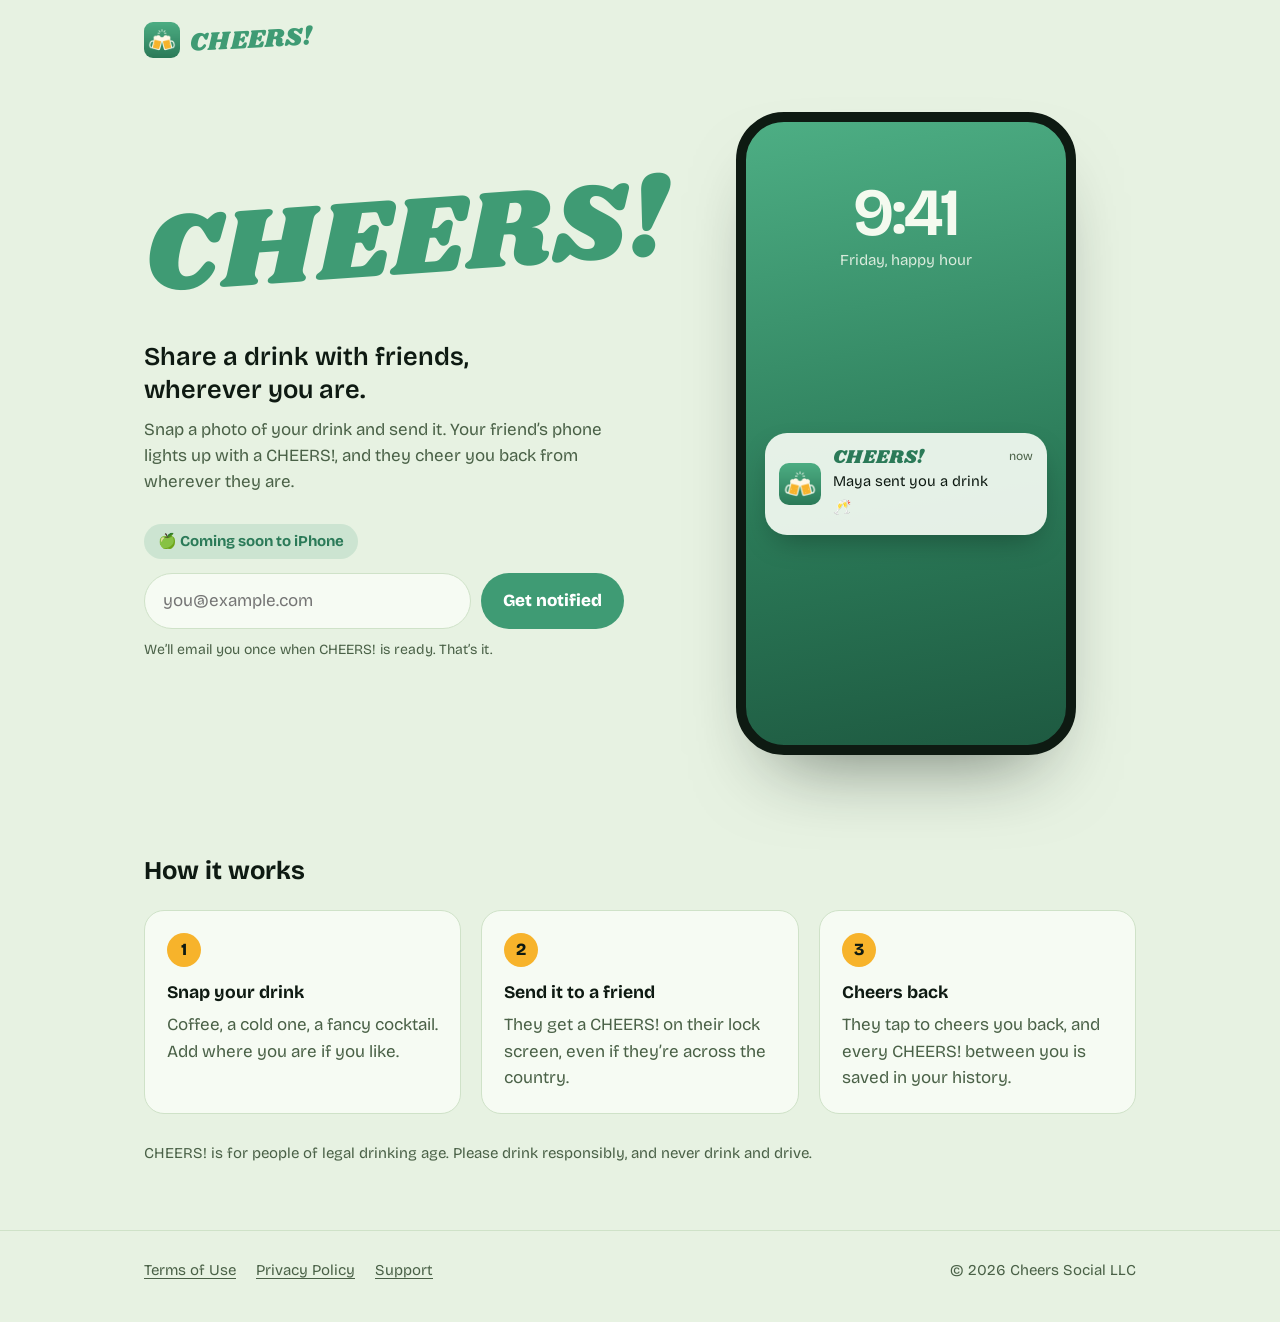
<file: index.html>
<!doctype html>
<html lang="en">
<head>
<meta charset="utf-8">
<meta name="viewport" content="width=device-width, initial-scale=1">
<title>CHEERS! — Share a drink with friends, wherever you are</title>
<meta name="description" content="Snap your drink, send it to a friend, and they get a CHEERS! Cheer back from anywhere. Coming soon to iPhone.">
<meta property="og:title" content="CHEERS!">
<meta property="og:description" content="Share a drink with friends, wherever you are.">
<meta property="og:image" content="https://get.cheers-social.com/assets/icon-512.png">
<meta name="theme-color" content="#3F9B74">
<link rel="icon" href="/assets/favicon.png">
<link rel="apple-touch-icon" href="/assets/apple-touch-icon.png">
<link rel="preconnect" href="https://fonts.googleapis.com"><link rel="preconnect" href="https://fonts.gstatic.com" crossorigin>
<link href="https://fonts.googleapis.com/css2?family=Bricolage+Grotesque:opsz,wght@12..96,400;12..96,600;12..96,800&family=Shrikhand&display=swap" rel="stylesheet">
<link rel="stylesheet" href="/assets/site.css">
<style>
  .hero { display: grid; grid-template-columns: 1.1fr 0.9fr; gap: 48px; align-items: center; padding: 32px 0 24px; }
  .hero h1 { font-family: var(--wordmark); font-weight: 400; color: var(--accent); font-size: clamp(3.6rem, 11vw, 7rem);
    line-height: 0.95; margin: 0; transform: rotate(-4deg); transform-origin: left center; }
  .lede { font-size: clamp(1.25rem, 2.6vw, 1.6rem); line-height: 1.3; font-weight: 600; margin: 28px 0 10px; max-width: 22ch; }
  .sub { color: var(--muted); margin: 0 0 28px; max-width: 42ch; }
  .invited { display: none; background: var(--surface); border: 1px solid var(--line); border-radius: 16px; padding: 12px 16px; margin: 0 0 20px; max-width: 30rem; }
  .invited.show { display: block; }

  .soon { display: inline-flex; align-items: center; gap: 8px; font-weight: 700; font-size: 15px; color: var(--accent-deep);
    background: color-mix(in srgb, var(--accent) 16%, transparent); border-radius: 999px; padding: 6px 14px; margin-bottom: 14px; }
  @media (prefers-color-scheme: dark) { .soon { color: var(--accent); } }
  form { display: flex; gap: 10px; max-width: 30rem; flex-wrap: wrap; }
  input[type=email] { flex: 1 1 14rem; font: inherit; color: var(--ink); background: var(--surface); border: 1.5px solid var(--line);
    border-radius: 999px; padding: 14px 18px; min-width: 0; }
  button { font: inherit; font-weight: 800; border: 0; border-radius: 999px; padding: 14px 22px; background: var(--accent); color: var(--on-accent); cursor: pointer; }
  button:disabled { opacity: .5; cursor: default; }
  .note { font-size: 14px; color: var(--muted); margin: 10px 0 0; min-height: 1.5em; }
  .note.ok { color: var(--accent); font-weight: 700; }

  /* The lock screen moment */
  .phone { position: relative; aspect-ratio: 9 / 17; max-width: 340px; width: 100%; justify-self: center; border-radius: 48px;
    background: linear-gradient(170deg, #4DAE84, #2B7A58 60%, #1E5A41); border: 10px solid #0E1A12; overflow: hidden;
    box-shadow: 0 40px 80px -40px rgba(14, 26, 18, .6); }
  .clock { text-align: center; color: #F4FAEF; margin-top: 18%; }
  .clock b { display: block; font-size: 4.2rem; font-weight: 600; letter-spacing: -0.03em; line-height: 1; }
  .clock span { font-size: .95rem; opacity: .85; }
  .notif { position: absolute; left: 6%; right: 6%; top: 50%; display: flex; gap: 12px; align-items: center;
    background: rgba(246, 251, 243, .92); color: #0E1A12; border-radius: 22px; padding: 14px 14px;
    box-shadow: 0 12px 30px -10px rgba(0,0,0,.35); animation: drop 900ms cubic-bezier(.2, 1.4, .4, 1) 600ms both; }
  .notif img { width: 42px; height: 42px; border-radius: 10px; flex: none; }
  .notif b { font-family: var(--wordmark); font-weight: 400; color: #2B7A58; font-size: 1.2rem; display: block; line-height: 1.1; }
  .notif span { font-size: .92rem; }
  .notif small { margin-left: auto; align-self: flex-start; color: #4A6147; font-size: .75rem; }
  @keyframes drop { from { opacity: 0; transform: translateY(-40px) scale(.96); } to { opacity: 1; transform: none; } }
  @media (prefers-reduced-motion: reduce) { .notif { animation: none; } }

  .how { margin-top: 72px; }
  .how h2 { font-size: 1.6rem; margin: 0 0 20px; }
  .steps { list-style: none; padding: 0; margin: 0; display: grid; grid-template-columns: repeat(3, 1fr); gap: 20px; counter-reset: s; }
  .steps li { counter-increment: s; background: var(--surface); border: 1px solid var(--line); border-radius: 20px; padding: 22px; }
  .steps li::before { content: counter(s); display: grid; place-items: center; width: 34px; height: 34px; border-radius: 50%;
    background: var(--amber); color: #0E1A12; font-weight: 800; margin-bottom: 12px; }
  .steps h3 { margin: 0 0 6px; font-size: 1.1rem; }
  .steps p { margin: 0; color: var(--muted); }
  .responsibly { margin-top: 28px; color: var(--muted); font-size: 15px; }

  @media (max-width: 820px) {
    .hero { grid-template-columns: 1fr; gap: 40px; }
    .phone { max-width: 280px; }
    .steps { grid-template-columns: 1fr; }
  }
</style>
</head>
<body>
<div class="wrap">
  <header class="top">
    <a class="brand" href="/"><img src="/assets/apple-touch-icon.png" alt=""><span>CHEERS!</span></a>
  </header>

  <main>
    <section class="hero">
      <div>
        <h1>CHEERS!</h1>
        <p class="lede">Share a drink with friends, wherever you are.</p>
        <p class="sub">Snap a photo of your drink and send it. Your friend’s phone lights up with a CHEERS!, and they cheer you back from wherever they are.</p>

        <p class="invited" id="invited"></p>

        <div class="soon">🍏 Coming soon to iPhone</div>
        <form id="waitlist" novalidate>
          <label for="email" class="visually-hidden" style="position:absolute;left:-9999px">Email address</label>
          <input id="email" type="email" name="email" placeholder="you@example.com" autocomplete="email" required>
          <button type="submit" id="join">Get notified</button>
        </form>
        <p class="note" id="note" role="status">We’ll email you once when CHEERS! is ready. That’s it.</p>
      </div>

      <div class="phone" aria-hidden="true">
        <div class="clock"><b>9:41</b><span>Friday, happy hour</span></div>
        <div class="notif">
          <img src="/assets/apple-touch-icon.png" alt="">
          <div><b>CHEERS!</b><span>Maya sent you a drink 🥂</span></div>
          <small>now</small>
        </div>
      </div>
    </section>

    <section class="how" aria-labelledby="how">
      <h2 id="how">How it works</h2>
      <ol class="steps">
        <li><h3>Snap your drink</h3><p>Coffee, a cold one, a fancy cocktail. Add where you are if you like.</p></li>
        <li><h3>Send it to a friend</h3><p>They get a CHEERS! on their lock screen, even if they’re across the country.</p></li>
        <li><h3>Cheers back</h3><p>They tap to cheers you back, and every CHEERS! between you is saved in your history.</p></li>
      </ol>
      <p class="responsibly">CHEERS! is for people of legal drinking age. Please drink responsibly, and never drink and drive.</p>
    </section>
  </main>
</div>

<footer>
  <div class="wrap">
    <nav><a href="/terms/">Terms of Use</a><a href="/privacy/">Privacy Policy</a><a href="mailto:support@cheers-social.com">Support</a></nav>
    <span>© 2026 Cheers Social LLC</span>
  </div>
</footer>

<script>
  // If someone arrived from an invite (…?from=kris), greet them
  const from = new URLSearchParams(location.search).get('from');
  if (from && /^[a-z0-9_]{3,20}$/i.test(from)) {
    const el = document.getElementById('invited');
    el.textContent = `@${from} sent you a CHEERS! Join the list and you’ll be first to cheer them back.`;
    el.classList.add('show');
  }

  // Waitlist: saves the email to Supabase. The publishable key is safe to include in a web page.
  const SUPABASE_URL = 'https://zmelzlshzkiylbctlqmx.supabase.co';
  const SUPABASE_KEY = 'sb_publishable_XDvN6Mpww9m_7I-H0nlYIA_1GUpEUSR';
  const form = document.getElementById('waitlist');
  const note = document.getElementById('note');
  const btn = document.getElementById('join');

  form.addEventListener('submit', async (e) => {
    e.preventDefault();
    const email = form.email.value.trim();
    if (!/^[^@\s]+@[^@\s]+\.[^@\s]+$/.test(email)) {
      note.className = 'note'; note.textContent = 'Enter an email address like you@example.com.'; form.email.focus(); return;
    }
    btn.disabled = true; btn.textContent = 'Adding you…';
    try {
      const res = await fetch(`${SUPABASE_URL}/rest/v1/waitlist`, {
        method: 'POST',
        headers: { apikey: SUPABASE_KEY, 'Content-Type': 'application/json', Prefer: 'return=minimal' },
        body: JSON.stringify({ email, source: from ? `invite:${from}` : 'site' }),
      });
      // 409 means they're already on the list, which is fine
      if (!res.ok && res.status !== 409) throw new Error(res.status);
      note.className = 'note ok'; note.textContent = 'You’re on the list. We’ll email you when CHEERS! is ready. 🍻';
      form.reset(); btn.textContent = 'You’re in';
    } catch {
      note.className = 'note'; note.textContent = 'That didn’t go through. Check your connection and try again.';
      btn.disabled = false; btn.textContent = 'Get notified';
    }
  });
</script>
</body>
</html>
</file>
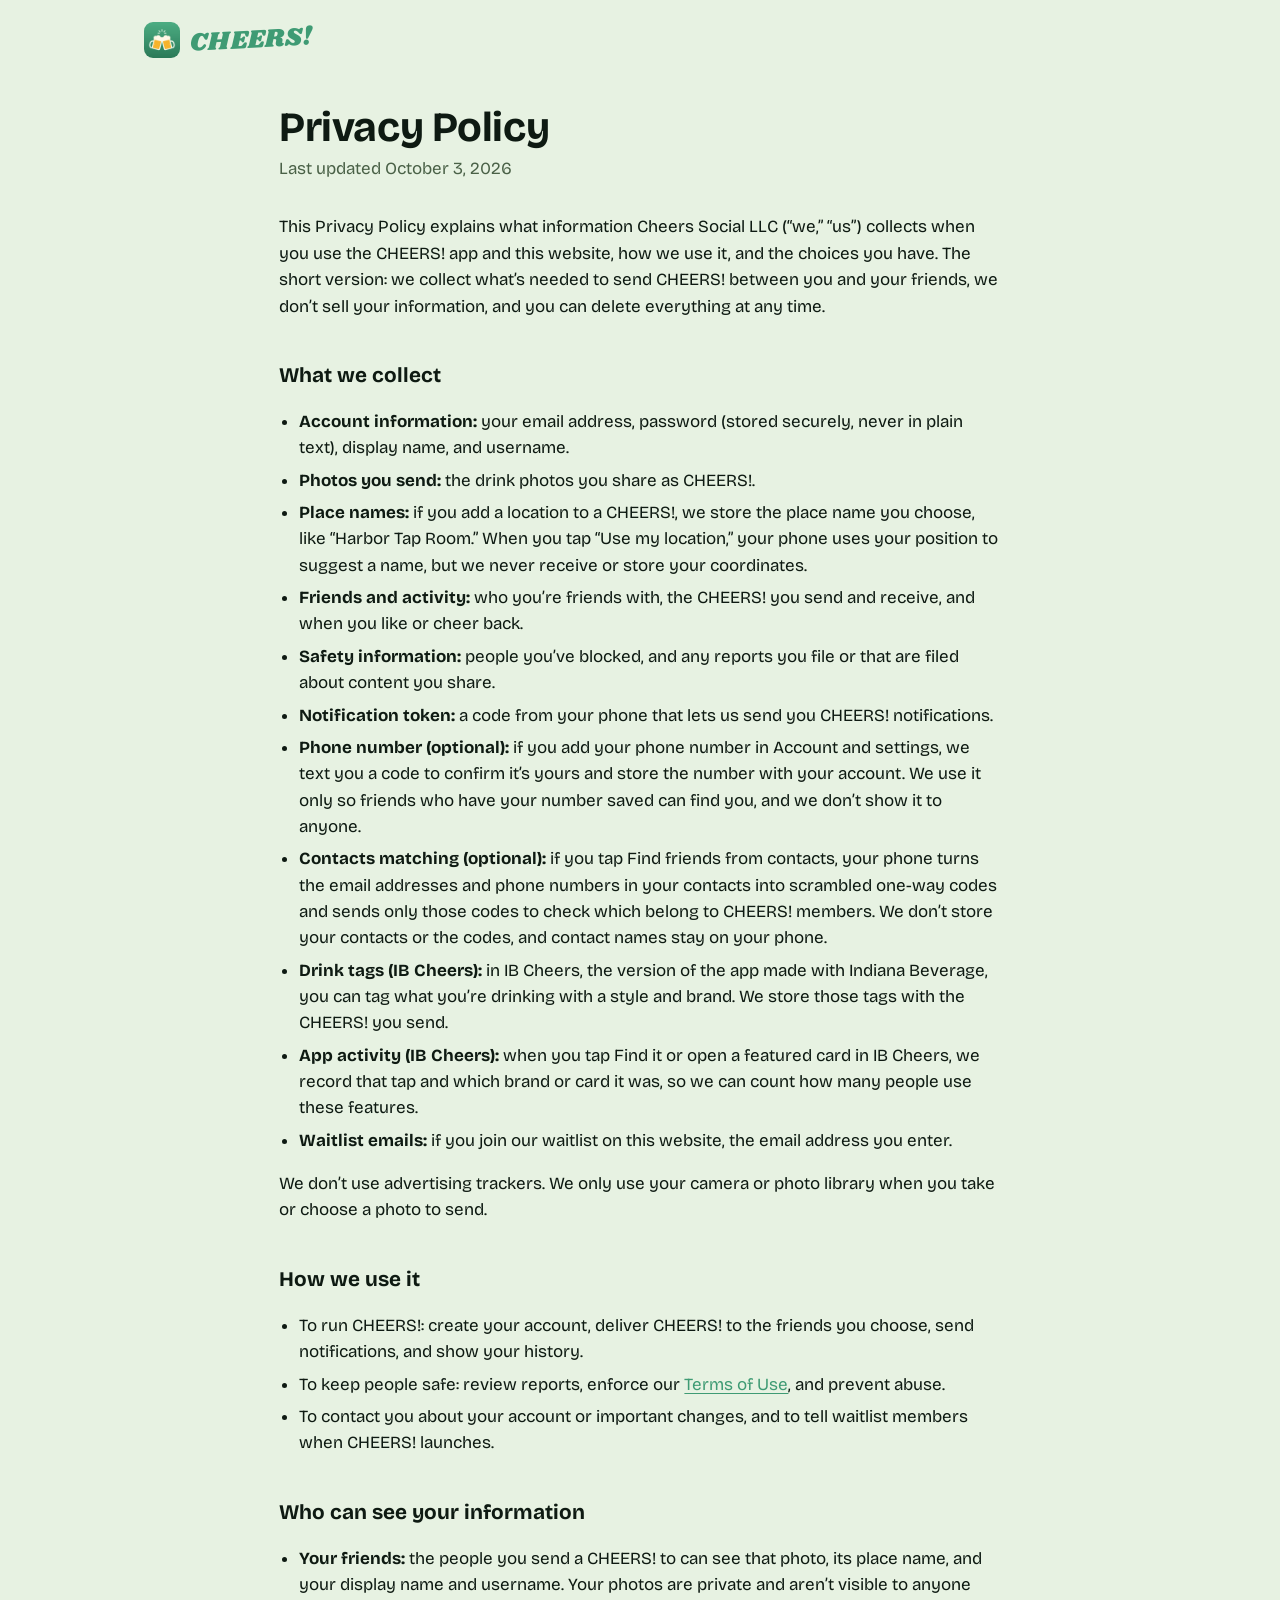
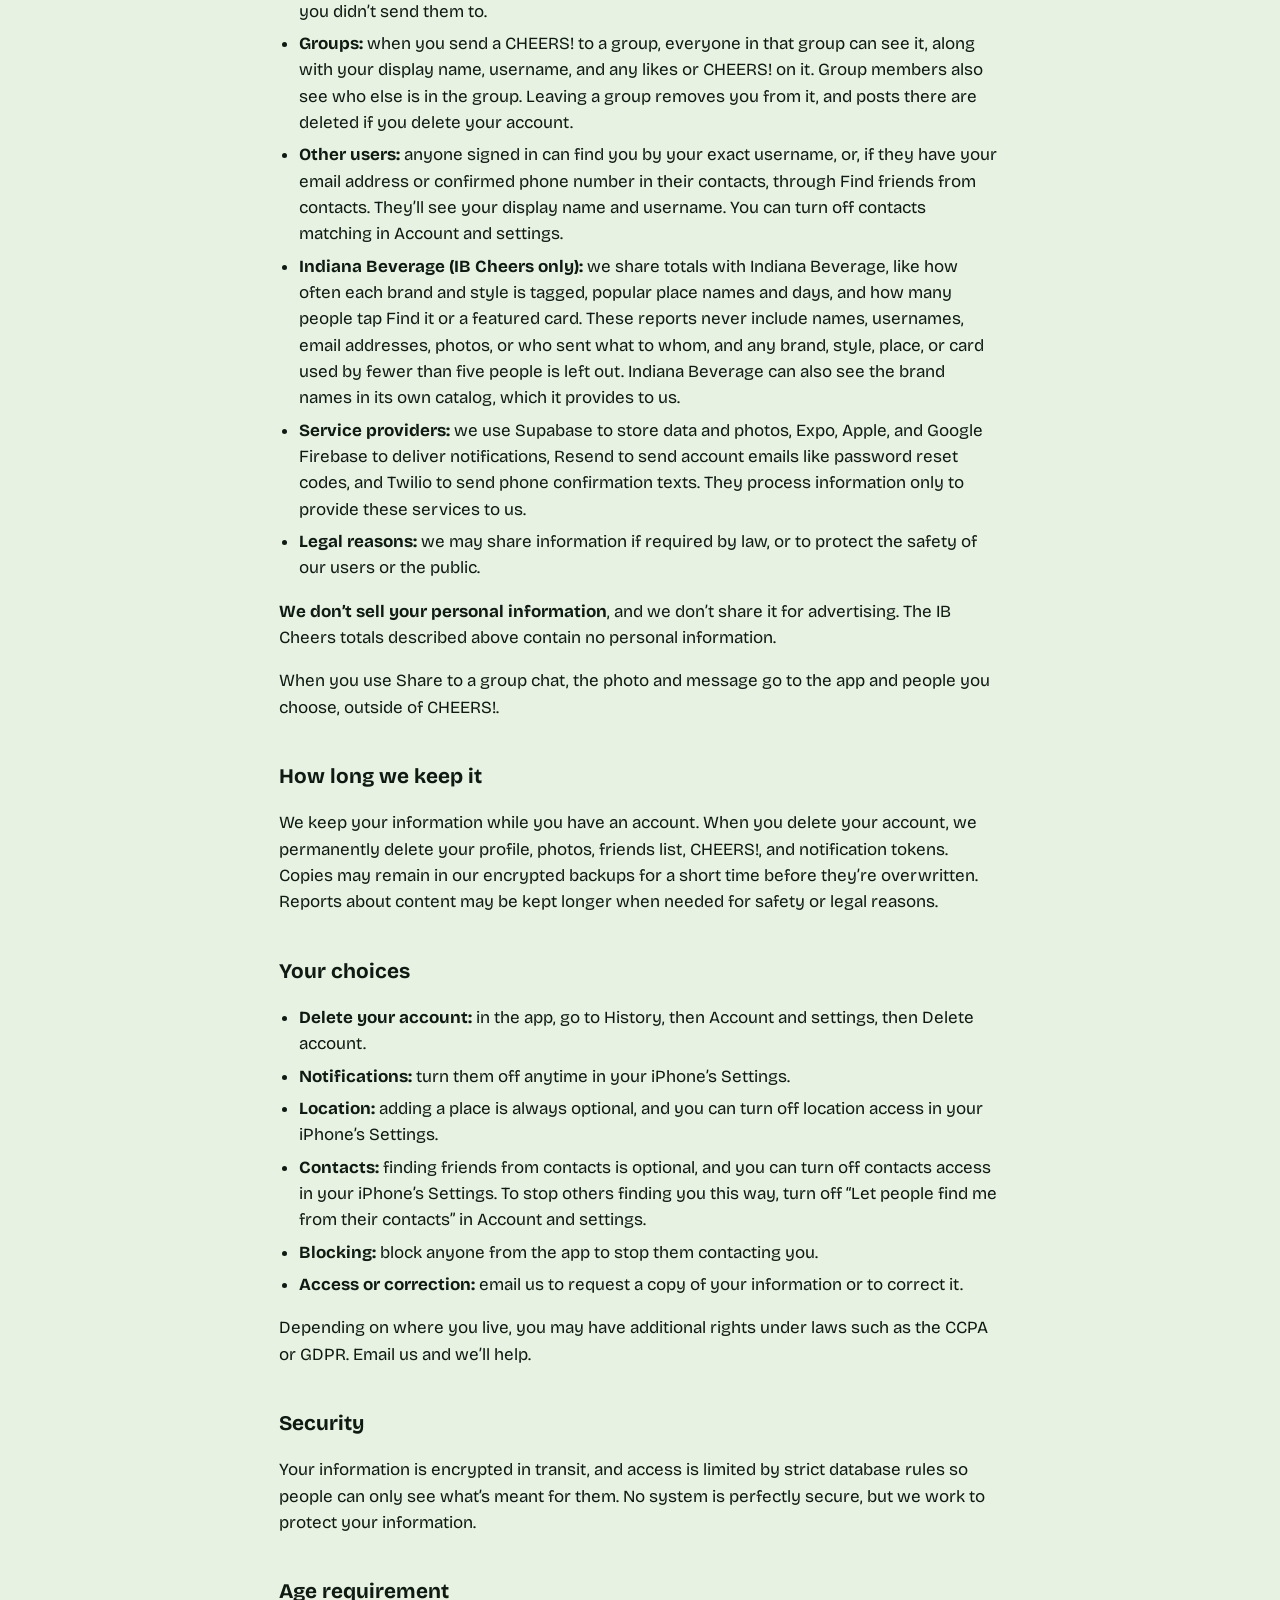
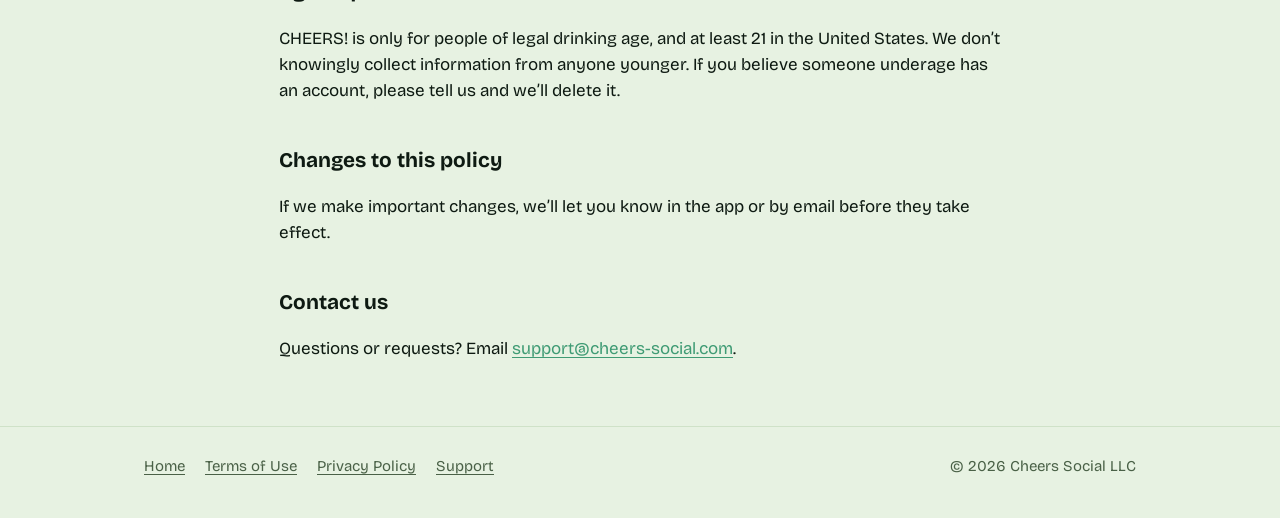
<file: privacy/index.html>
<!doctype html>
<html lang="en">
<head>
<meta charset="utf-8">
<meta name="viewport" content="width=device-width, initial-scale=1">
<title>Privacy Policy — CHEERS!</title>
<meta name="theme-color" content="#3F9B74">
<link rel="icon" href="/assets/favicon.png">
<link rel="apple-touch-icon" href="/assets/apple-touch-icon.png">
<link rel="preconnect" href="https://fonts.googleapis.com"><link rel="preconnect" href="https://fonts.gstatic.com" crossorigin>
<link href="https://fonts.googleapis.com/css2?family=Bricolage+Grotesque:opsz,wght@12..96,400;12..96,600;12..96,800&family=Shrikhand&display=swap" rel="stylesheet">
<link rel="stylesheet" href="/assets/site.css">
</head>
<body>
<div class="wrap">
  <header class="top">
    <a class="brand" href="/"><img src="/assets/apple-touch-icon.png" alt=""><span>CHEERS!</span></a>
  </header>
</div>
<main class="doc">
<h1>Privacy Policy</h1>
<p class="updated">Last updated October 3, 2026</p>

<p>This Privacy Policy explains what information Cheers Social LLC (“we,” “us”) collects when you use the CHEERS! app and this website, how we use it, and the choices you have. The short version: we collect what’s needed to send CHEERS! between you and your friends, we don’t sell your information, and you can delete everything at any time.</p>

<h2>What we collect</h2>
<ul>
  <li><strong>Account information:</strong> your email address, password (stored securely, never in plain text), display name, and username.</li>
  <li><strong>Photos you send:</strong> the drink photos you share as CHEERS!.</li>
  <li><strong>Place names:</strong> if you add a location to a CHEERS!, we store the place name you choose, like “Harbor Tap Room.” When you tap “Use my location,” your phone uses your position to suggest a name, but we never receive or store your coordinates.</li>
  <li><strong>Friends and activity:</strong> who you’re friends with, the CHEERS! you send and receive, and when you like or cheer back.</li>
  <li><strong>Safety information:</strong> people you’ve blocked, and any reports you file or that are filed about content you share.</li>
  <li><strong>Notification token:</strong> a code from your phone that lets us send you CHEERS! notifications.</li>
  <li><strong>Phone number (optional):</strong> if you add your phone number in Account and settings, we text you a code to confirm it’s yours and store the number with your account. We use it only so friends who have your number saved can find you, and we don’t show it to anyone.</li>
  <li><strong>Contacts matching (optional):</strong> if you tap Find friends from contacts, your phone turns the email addresses and phone numbers in your contacts into scrambled one-way codes and sends only those codes to check which belong to CHEERS! members. We don’t store your contacts or the codes, and contact names stay on your phone.</li>
  <li><strong>Drink tags (IB Cheers):</strong> in IB Cheers, the version of the app made with Indiana Beverage, you can tag what you’re drinking with a style and brand. We store those tags with the CHEERS! you send.</li>
  <li><strong>App activity (IB Cheers):</strong> when you tap Find it or open a featured card in IB Cheers, we record that tap and which brand or card it was, so we can count how many people use these features.</li>
  <li><strong>Waitlist emails:</strong> if you join our waitlist on this website, the email address you enter.</li>
</ul>
<p>We don’t use advertising trackers. We only use your camera or photo library when you take or choose a photo to send.</p>

<h2>How we use it</h2>
<ul>
  <li>To run CHEERS!: create your account, deliver CHEERS! to the friends you choose, send notifications, and show your history.</li>
  <li>To keep people safe: review reports, enforce our <a href="/terms/">Terms of Use</a>, and prevent abuse.</li>
  <li>To contact you about your account or important changes, and to tell waitlist members when CHEERS! launches.</li>
</ul>

<h2>Who can see your information</h2>
<ul>
  <li><strong>Your friends:</strong> the people you send a CHEERS! to can see that photo, its place name, and your display name and username. Your photos are private and aren’t visible to anyone you didn’t send them to.</li>
  <li><strong>Groups:</strong> when you send a CHEERS! to a group, everyone in that group can see it, along with your display name, username, and any likes or CHEERS! on it. Group members also see who else is in the group. Leaving a group removes you from it, and posts there are deleted if you delete your account.</li>
  <li><strong>Other users:</strong> anyone signed in can find you by your exact username, or, if they have your email address or confirmed phone number in their contacts, through Find friends from contacts. They’ll see your display name and username. You can turn off contacts matching in Account and settings.</li>
  <li><strong>Indiana Beverage (IB Cheers only):</strong> we share totals with Indiana Beverage, like how often each brand and style is tagged, popular place names and days, and how many people tap Find it or a featured card. These reports never include names, usernames, email addresses, photos, or who sent what to whom, and any brand, style, place, or card used by fewer than five people is left out. Indiana Beverage can also see the brand names in its own catalog, which it provides to us.</li>
  <li><strong>Service providers:</strong> we use Supabase to store data and photos, Expo, Apple, and Google Firebase to deliver notifications, Resend to send account emails like password reset codes, and Twilio to send phone confirmation texts. They process information only to provide these services to us.</li>
  <li><strong>Legal reasons:</strong> we may share information if required by law, or to protect the safety of our users or the public.</li>
</ul>
<p><strong>We don’t sell your personal information</strong>, and we don’t share it for advertising. The IB Cheers totals described above contain no personal information.</p>
<p>When you use Share to a group chat, the photo and message go to the app and people you choose, outside of CHEERS!.</p>

<h2>How long we keep it</h2>
<p>We keep your information while you have an account. When you delete your account, we permanently delete your profile, photos, friends list, CHEERS!, and notification tokens. Copies may remain in our encrypted backups for a short time before they’re overwritten. Reports about content may be kept longer when needed for safety or legal reasons.</p>

<h2>Your choices</h2>
<ul>
  <li><strong>Delete your account:</strong> in the app, go to History, then Account and settings, then Delete account.</li>
  <li><strong>Notifications:</strong> turn them off anytime in your iPhone’s Settings.</li>
  <li><strong>Location:</strong> adding a place is always optional, and you can turn off location access in your iPhone’s Settings.</li>
  <li><strong>Contacts:</strong> finding friends from contacts is optional, and you can turn off contacts access in your iPhone’s Settings. To stop others finding you this way, turn off “Let people find me from their contacts” in Account and settings.</li>
  <li><strong>Blocking:</strong> block anyone from the app to stop them contacting you.</li>
  <li><strong>Access or correction:</strong> email us to request a copy of your information or to correct it.</li>
</ul>
<p>Depending on where you live, you may have additional rights under laws such as the CCPA or GDPR. Email us and we’ll help.</p>

<h2>Security</h2>
<p>Your information is encrypted in transit, and access is limited by strict database rules so people can only see what’s meant for them. No system is perfectly secure, but we work to protect your information.</p>

<h2>Age requirement</h2>
<p>CHEERS! is only for people of legal drinking age, and at least 21 in the United States. We don’t knowingly collect information from anyone younger. If you believe someone underage has an account, please tell us and we’ll delete it.</p>

<h2>Changes to this policy</h2>
<p>If we make important changes, we’ll let you know in the app or by email before they take effect.</p>

<h2>Contact us</h2>
<p>Questions or requests? Email <a href="mailto:support@cheers-social.com">support@cheers-social.com</a>.</p>
</main>
<footer>
  <div class="wrap">
    <nav><a href="/">Home</a><a href="/terms/">Terms of Use</a><a href="/privacy/">Privacy Policy</a><a href="mailto:support@cheers-social.com">Support</a></nav>
    <span>© 2026 Cheers Social LLC</span>
  </div>
</footer>
</body>
</html>
</file>
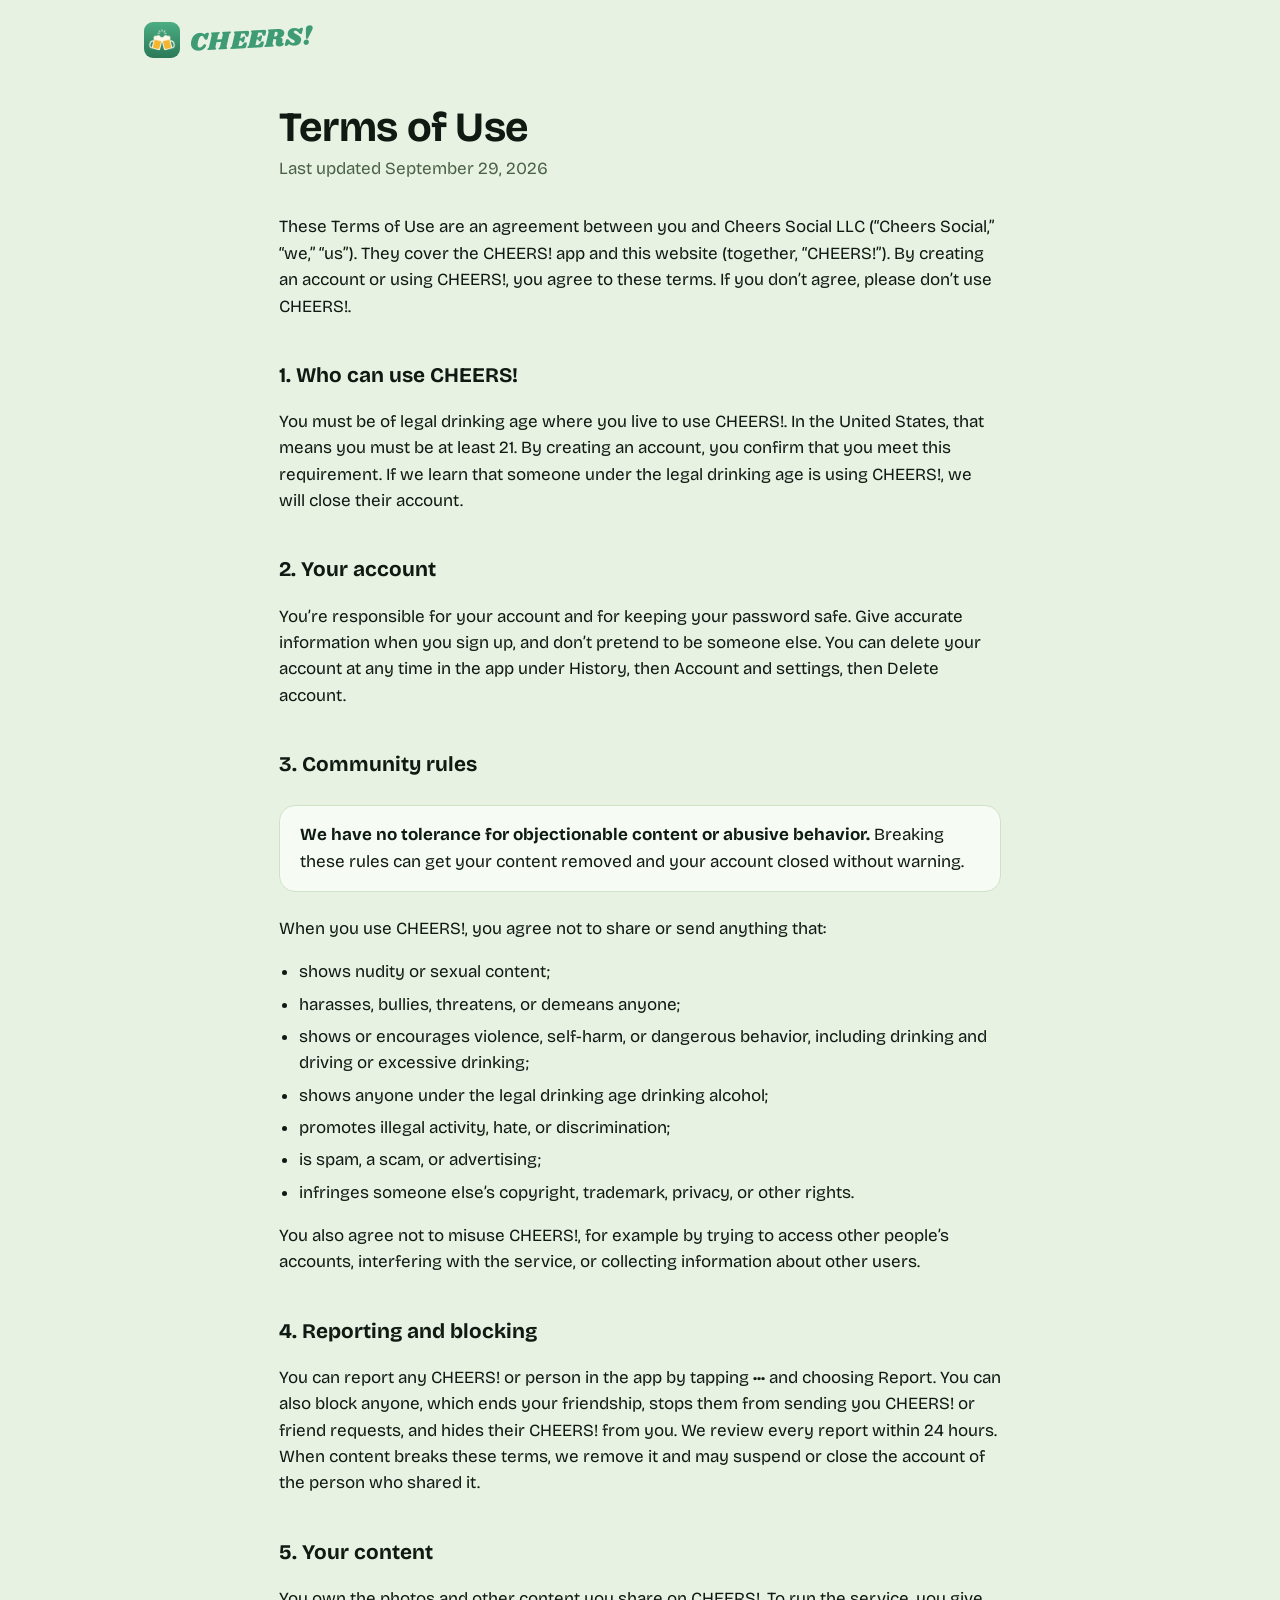
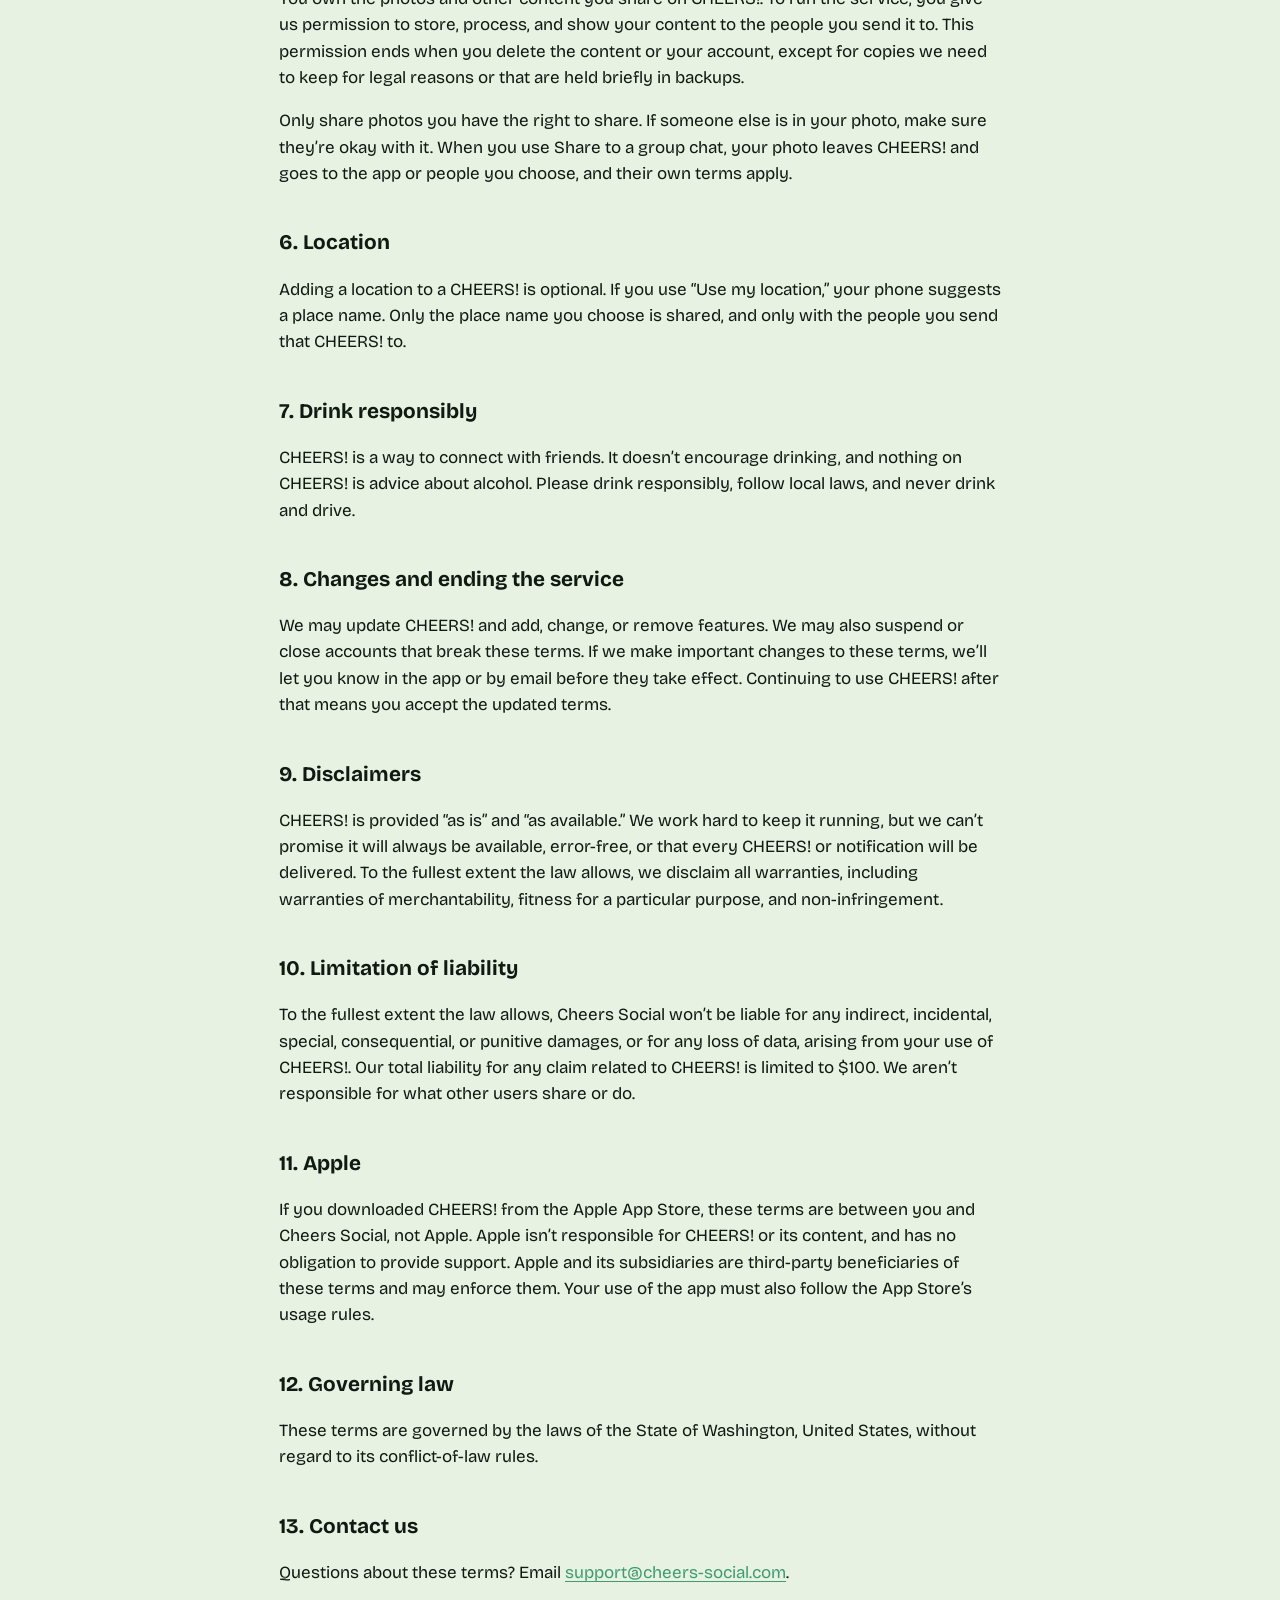
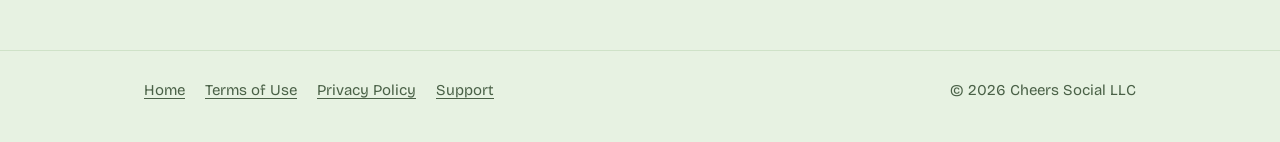
<file: terms/index.html>
<!doctype html>
<html lang="en">
<head>
<meta charset="utf-8">
<meta name="viewport" content="width=device-width, initial-scale=1">
<title>Terms of Use — CHEERS!</title>
<meta name="theme-color" content="#3F9B74">
<link rel="icon" href="/assets/favicon.png">
<link rel="apple-touch-icon" href="/assets/apple-touch-icon.png">
<link rel="preconnect" href="https://fonts.googleapis.com"><link rel="preconnect" href="https://fonts.gstatic.com" crossorigin>
<link href="https://fonts.googleapis.com/css2?family=Bricolage+Grotesque:opsz,wght@12..96,400;12..96,600;12..96,800&family=Shrikhand&display=swap" rel="stylesheet">
<link rel="stylesheet" href="/assets/site.css">
</head>
<body>
<div class="wrap">
  <header class="top">
    <a class="brand" href="/"><img src="/assets/apple-touch-icon.png" alt=""><span>CHEERS!</span></a>
  </header>
</div>
<main class="doc">
<h1>Terms of Use</h1>
<p class="updated">Last updated September 29, 2026</p>

<p>These Terms of Use are an agreement between you and Cheers Social LLC (“Cheers Social,” “we,” “us”). They cover the CHEERS! app and this website (together, “CHEERS!”). By creating an account or using CHEERS!, you agree to these terms. If you don’t agree, please don’t use CHEERS!.</p>

<h2>1. Who can use CHEERS!</h2>
<p>You must be of legal drinking age where you live to use CHEERS!. In the United States, that means you must be at least 21. By creating an account, you confirm that you meet this requirement. If we learn that someone under the legal drinking age is using CHEERS!, we will close their account.</p>

<h2>2. Your account</h2>
<p>You’re responsible for your account and for keeping your password safe. Give accurate information when you sign up, and don’t pretend to be someone else. You can delete your account at any time in the app under History, then Account and settings, then Delete account.</p>

<h2>3. Community rules</h2>
<div class="callout"><strong>We have no tolerance for objectionable content or abusive behavior.</strong> Breaking these rules can get your content removed and your account closed without warning.</div>
<p>When you use CHEERS!, you agree not to share or send anything that:</p>
<ul>
  <li>shows nudity or sexual content;</li>
  <li>harasses, bullies, threatens, or demeans anyone;</li>
  <li>shows or encourages violence, self-harm, or dangerous behavior, including drinking and driving or excessive drinking;</li>
  <li>shows anyone under the legal drinking age drinking alcohol;</li>
  <li>promotes illegal activity, hate, or discrimination;</li>
  <li>is spam, a scam, or advertising;</li>
  <li>infringes someone else’s copyright, trademark, privacy, or other rights.</li>
</ul>
<p>You also agree not to misuse CHEERS!, for example by trying to access other people’s accounts, interfering with the service, or collecting information about other users.</p>

<h2>4. Reporting and blocking</h2>
<p>You can report any CHEERS! or person in the app by tapping ••• and choosing Report. You can also block anyone, which ends your friendship, stops them from sending you CHEERS! or friend requests, and hides their CHEERS! from you. We review every report within 24 hours. When content breaks these terms, we remove it and may suspend or close the account of the person who shared it.</p>

<h2>5. Your content</h2>
<p>You own the photos and other content you share on CHEERS!. To run the service, you give us permission to store, process, and show your content to the people you send it to. This permission ends when you delete the content or your account, except for copies we need to keep for legal reasons or that are held briefly in backups.</p>
<p>Only share photos you have the right to share. If someone else is in your photo, make sure they’re okay with it. When you use Share to a group chat, your photo leaves CHEERS! and goes to the app or people you choose, and their own terms apply.</p>

<h2>6. Location</h2>
<p>Adding a location to a CHEERS! is optional. If you use “Use my location,” your phone suggests a place name. Only the place name you choose is shared, and only with the people you send that CHEERS! to.</p>

<h2>7. Drink responsibly</h2>
<p>CHEERS! is a way to connect with friends. It doesn’t encourage drinking, and nothing on CHEERS! is advice about alcohol. Please drink responsibly, follow local laws, and never drink and drive.</p>

<h2>8. Changes and ending the service</h2>
<p>We may update CHEERS! and add, change, or remove features. We may also suspend or close accounts that break these terms. If we make important changes to these terms, we’ll let you know in the app or by email before they take effect. Continuing to use CHEERS! after that means you accept the updated terms.</p>

<h2>9. Disclaimers</h2>
<p>CHEERS! is provided “as is” and “as available.” We work hard to keep it running, but we can’t promise it will always be available, error-free, or that every CHEERS! or notification will be delivered. To the fullest extent the law allows, we disclaim all warranties, including warranties of merchantability, fitness for a particular purpose, and non-infringement.</p>

<h2>10. Limitation of liability</h2>
<p>To the fullest extent the law allows, Cheers Social won’t be liable for any indirect, incidental, special, consequential, or punitive damages, or for any loss of data, arising from your use of CHEERS!. Our total liability for any claim related to CHEERS! is limited to $100. We aren’t responsible for what other users share or do.</p>

<h2>11. Apple</h2>
<p>If you downloaded CHEERS! from the Apple App Store, these terms are between you and Cheers Social, not Apple. Apple isn’t responsible for CHEERS! or its content, and has no obligation to provide support. Apple and its subsidiaries are third-party beneficiaries of these terms and may enforce them. Your use of the app must also follow the App Store’s usage rules.</p>

<h2>12. Governing law</h2>
<p>These terms are governed by the laws of the State of Washington, United States, without regard to its conflict-of-law rules.</p>

<h2>13. Contact us</h2>
<p>Questions about these terms? Email <a href="mailto:support@cheers-social.com">support@cheers-social.com</a>.</p>
</main>
<footer>
  <div class="wrap">
    <nav><a href="/">Home</a><a href="/terms/">Terms of Use</a><a href="/privacy/">Privacy Policy</a><a href="mailto:support@cheers-social.com">Support</a></nav>
    <span>© 2026 Cheers Social LLC</span>
  </div>
</footer>
</body>
</html>
</file>
<file: assets/site.css>
:root {
  --bg: #E7F2E2; --surface: #F6FBF3; --ink: #0E1A12; --muted: #4A6147;
  --accent: #3F9B74; --accent-deep: #2B7A58; --on-accent: #FFFFFF; --amber: #F7B32B; --line: #CFE2C8;
  --wordmark: 'Shrikhand', 'Cooper Black', Georgia, serif;
  --ui: 'Bricolage Grotesque', system-ui, -apple-system, 'Segoe UI', sans-serif;
  color-scheme: light dark;
}
@media (prefers-color-scheme: dark) {
  :root { --bg: #0F1A13; --surface: #1A2A1F; --ink: #E7F2E2; --muted: #A7C3A3;
    --accent: #5CC097; --accent-deep: #3F9B74; --on-accent: #0F1A13; --line: #2A3F30; }
}
*, *::before, *::after { box-sizing: border-box; }
html { -webkit-text-size-adjust: 100%; }
body { margin: 0; background: var(--bg); color: var(--ink); font-family: var(--ui); font-size: 17px; line-height: 1.55; -webkit-font-smoothing: antialiased; }
img { max-width: 100%; display: block; }
a { color: var(--accent); text-underline-offset: 3px; }
:focus-visible { outline: 3px solid var(--amber); outline-offset: 3px; border-radius: 4px; }
.wrap { max-width: 1040px; margin: 0 auto; padding: 0 24px; }

.top { display: flex; align-items: center; justify-content: space-between; padding: 20px 0; }
.brand { display: flex; align-items: center; gap: 10px; text-decoration: none; }
.brand img { width: 36px; height: 36px; border-radius: 9px; }
.brand span { font-family: var(--wordmark); font-size: 26px; color: var(--accent); transform: rotate(-3deg); display: inline-block; }

footer { border-top: 1px solid var(--line); margin-top: 64px; padding: 28px 0 40px; color: var(--muted); font-size: 15px; }
footer .wrap { display: flex; flex-wrap: wrap; gap: 12px 24px; justify-content: space-between; }
footer nav { display: flex; flex-wrap: wrap; gap: 8px 20px; }
footer a { color: var(--muted); }

.doc { max-width: 70ch; margin: 24px auto 0; padding: 0 24px; }
.doc h1 { font-size: clamp(2rem, 5vw, 2.6rem); line-height: 1.15; margin: 16px 0 4px; letter-spacing: -0.01em; }
.doc .updated { color: var(--muted); margin: 0 0 32px; }
.doc h2 { font-size: 1.3rem; margin: 40px 0 8px; }
.doc ul { padding-left: 1.2em; }
.doc li { margin: 6px 0; }
.doc .callout { background: var(--surface); border: 1px solid var(--line); border-radius: 16px; padding: 16px 20px; margin: 24px 0; }
</file>
